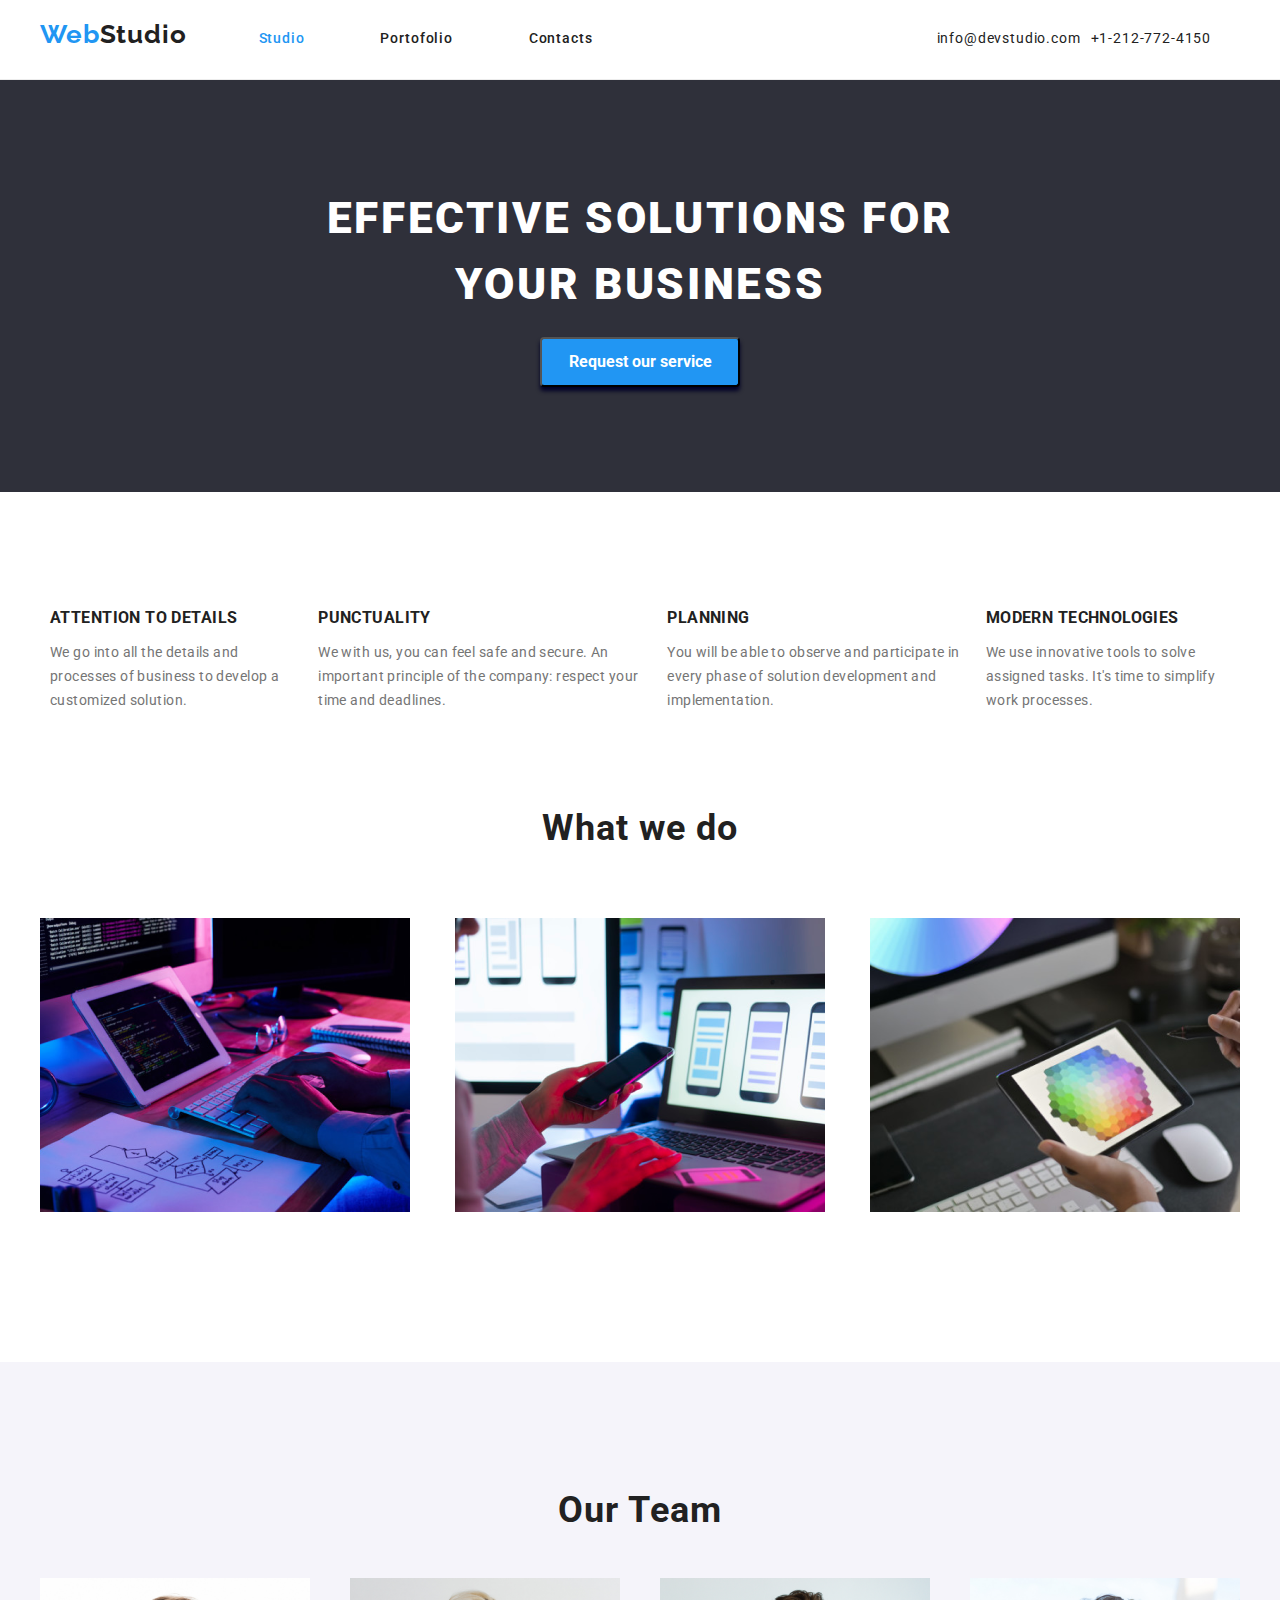
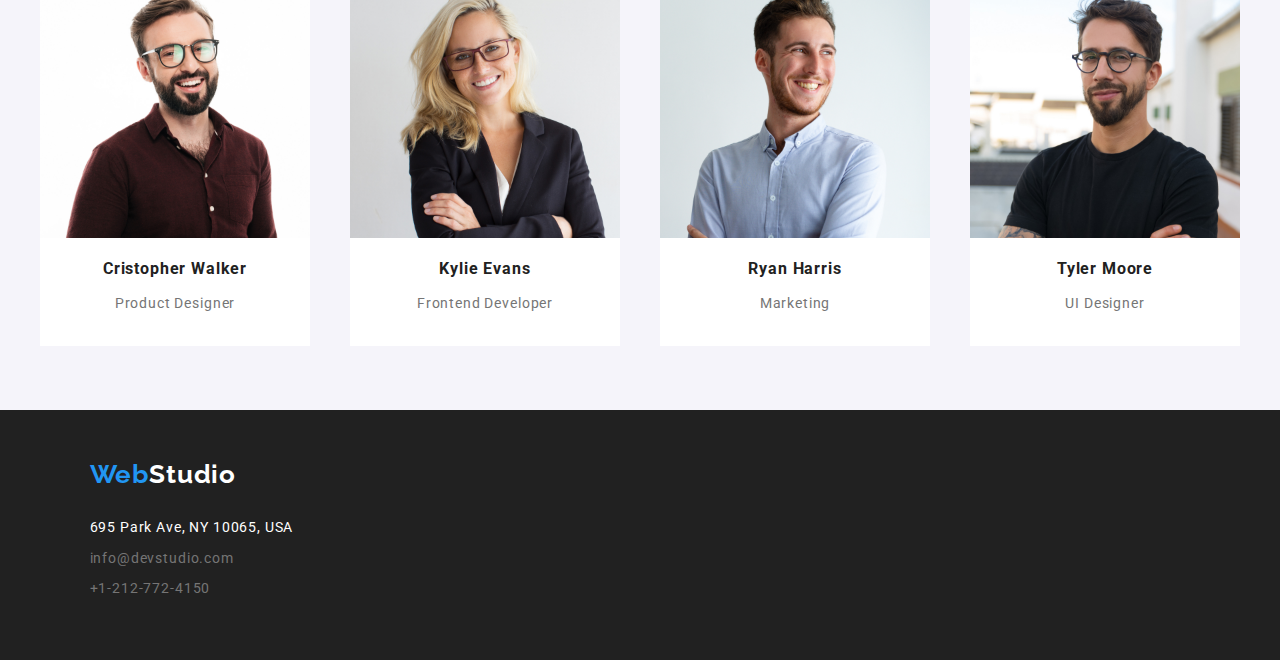
<file: index.html>
﻿<!DOCTYPE html>
<html lang="en">
<head>
    <meta charset="UTF-8">
    <meta name="viewport" content="width=device-width, initial-scale=1.0">
    <title>Studio</title>
    <link href="https://fonts.googleapis.com/css2?family=Raleway&family=Roboto" rel="stylesheet">
    <link href="css/modern-normalize.css" rel="stylesheet">
    <link href="css/style.css" rel="stylesheet" />
</head>
<body>

    <header class="header">
        <div class="container">
            <nav class="nav">
                <a href="index.html" class="logo">
                    <span class="logo-web">Web</span>
                    <span>Studio</span>
                </a>
                <ul class="nav-list">
                    <li class="nav-link"><a href="index.html" class="current">Studio</a></li>
                    <li class="nav-link"><a href="portfolio.html">Portofolio</a></li>
                    <li class="nav-link"><a href="contacts.html">Contacts</a></li>
                </ul>
                <div class="header-contact">
                    <a href="mailto:info@yahoo.com"> info@devstudio.com</a>
                    <a href="tel:+1-212-772-4150" class="phone">+1-212-772-4150</a>
                </div>
            </nav>
        </div>
    </header>

    <main>
        <section class="section studio-section">
            <div class="container">
                <h1 class="studio-heading">
                    <span>EFFECTIVE SOLUTIONS FOR</span> <br />
                    <span>YOUR BUSINESS</span>
                </h1>
                <button type="button" class="btn-request">Request our service</button>
            </div>
        </section>
        <section class="section skills-section">
            <div class="container">
                <ul class="skills-list">
                    <li class="skills-item">
                        <h3 class="skills-title">ATTENTION TO DETAILS</h3>
                        <p class="skills-desc">
                            We go into all the details and processes
                            of business to develop a
                            customized solution.
                        </p>

                    </li>
                    <li class="skills-item">
                        <h3 class="skills-title">PUNCTUALITY</h3>
                        <p class="skills-desc">
                            We with us, you can feel safe and secure.
                            An important principle of the company:
                            respect your time and deadlines.
                        </p>
                    </li>
                    <li class="skills-item">
                        <h3 class="skills-title">PLANNING</h3>
                        <p class="skills-desc">
                            You will be able to observe and
                            participate in every phase of solution
                            development and implementation.
                        </p>
                    </li>
                    <li class="skills-item">
                        <h3 class="skills-title">MODERN TECHNOLOGIES</h3>
                        <p class="skills-desc">
                            We use innovative tools to solve
                            assigned tasks. It's time to simplify work
                            processes.
                        </p>
                    </li>
                </ul>
            </div>
        </section>
        <section class="section activities-section">
            <div class="container">
                <h2 class="activities-heading">What we do</h2>
                <ul class="activities-list">
                    <li class="activities-item">
                        <img src="./images/img-desktop.jpg" alt="Desktop applications" width="370" height="294" />
                    </li>
                    <li class="activities-item">
                        <img src="./images/img-phone.jpg" alt="Phone applications" width="370" height="294" />
                    </li>
                    <li class="activities-item">
                        <img src="./images/img-tablet.jpg" alt="Tablet applications" width="370" height="294" />
                    </li>
                </ul>
            </div>
        </section>
        <section class="section team-section">
            <div class="container team-container">
                <h2 class="team-heading">Our Team</h2>
                <ul class="team-list">
                    <li class="team-item">
                        <img src="./images/img-product-designer.jpg" alt="Cristopher Walker-Product Designer" width="270" height="260" />
                        <h3 class="team-title">Cristopher Walker</h3>
                        <p class="team-desc">Product Designer</p>
                    </li>
                    <li class="team-item">
                        <img src="./images/img-frontend-dev.jpg" alt="Kylie Evans-Frontend Developer" width="270" height="260" />
                        <h3 class="team-title">Kylie Evans</h3>
                        <p class="team-desc">Frontend Developer</p>
                    </li>
                    <li class="team-item">
                        <img src="./images/img-marketing.jpg" alt="Ryan Harris-Marketing" width="270" height="260" />
                        <h3 class="team-title">Ryan Harris</h3>
                        <p class="team-desc">Marketing</p>
                    </li>
                    <li class="team-item">
                        <img src="./images/img-ui-designer.jpg" alt="Tyler Moore-UI Designer" width="270" height="260" />
                        <h3 class="team-title">Tyler Moore</h3>
                        <p class="team-desc">UI Designer</p>
                    </li>
                </ul>
            </div>
        </section>
    </main>

    <footer class="footer">
        <div class="container">
            <a href="index.html" class="logo">
                <span class="logo-web">Web</span>
                <span>Studio</span>
            </a>

            <address class="footer-address">
                <p>695 Park Ave, NY 10065, USA </p>
                <div class="footer-contact">
                    <p><a href="mailto:info@yahoo.com">info@devstudio.com</a></p>
                    <p> <a href="tel:+1-212-772-4150">+1-212-772-4150</a> </p>
                </div>
            </address>
        </div>
    </footer>
</body>
</html>
</file>
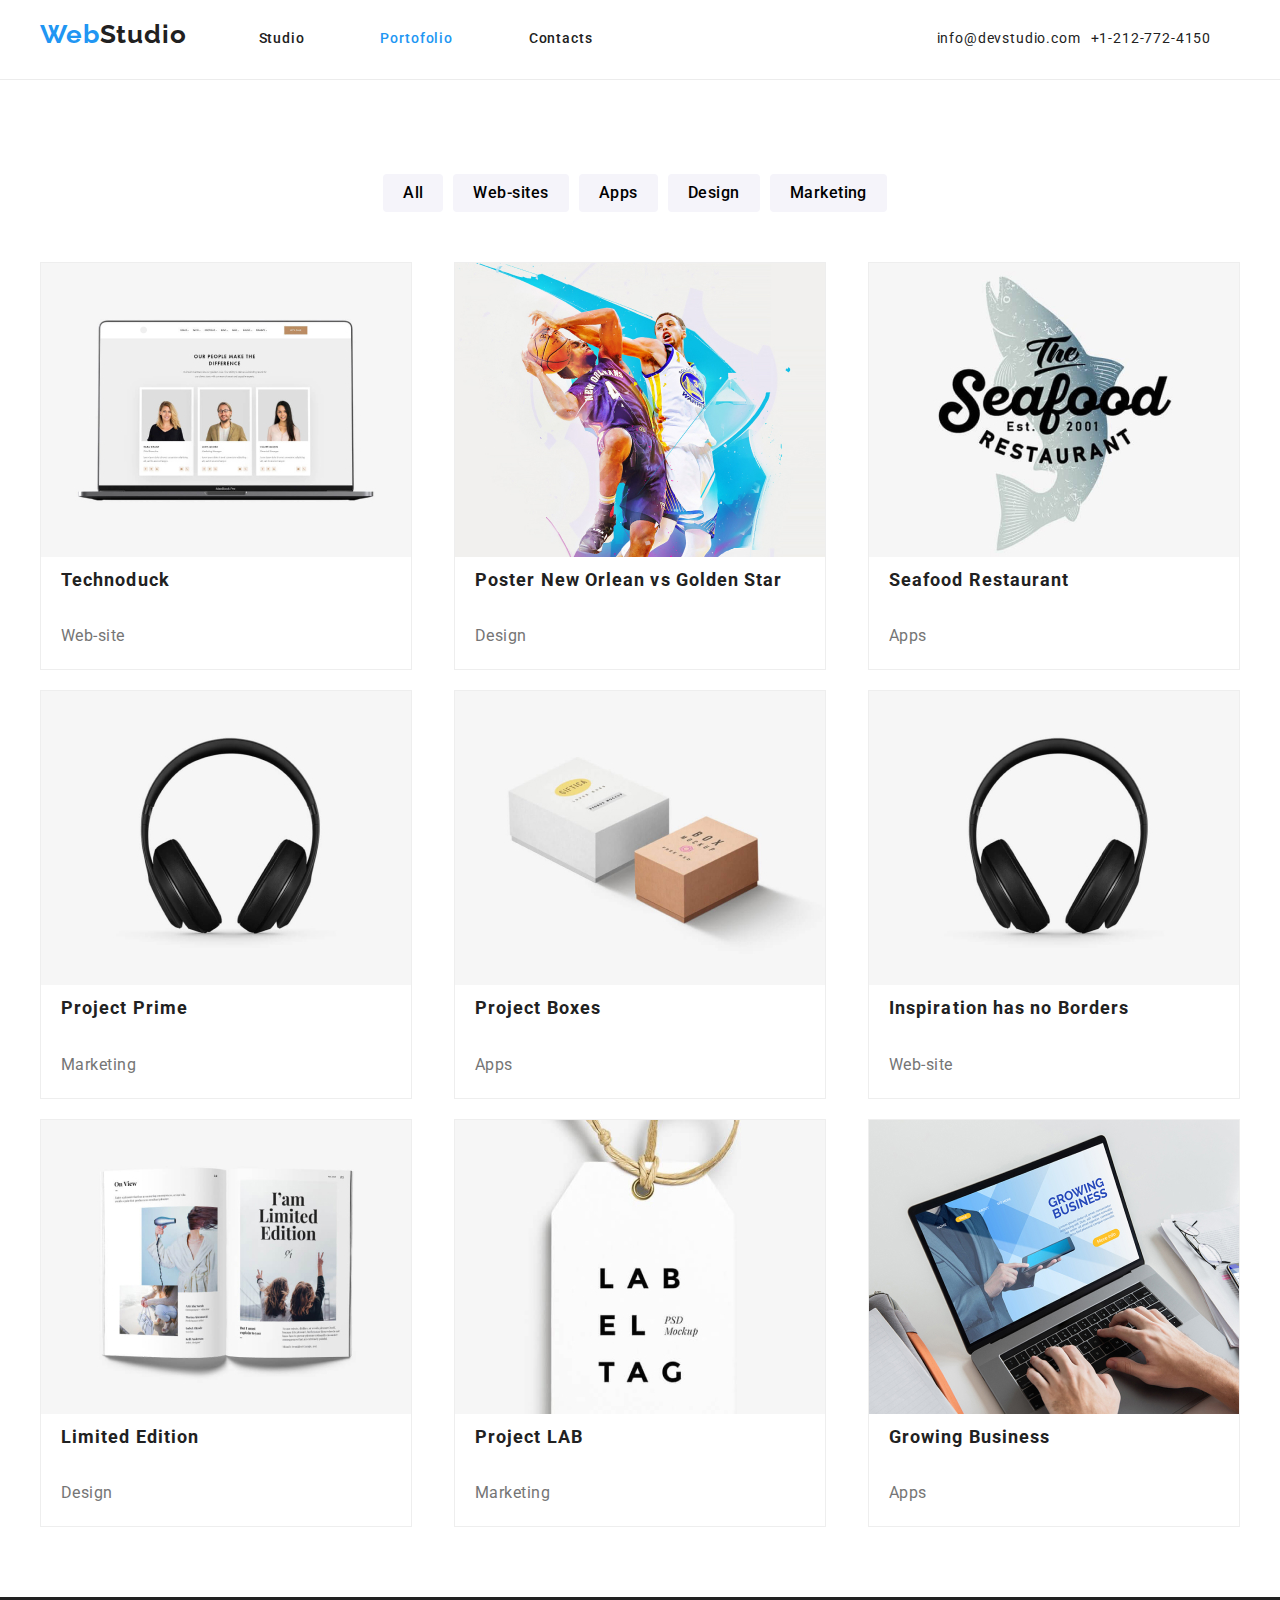
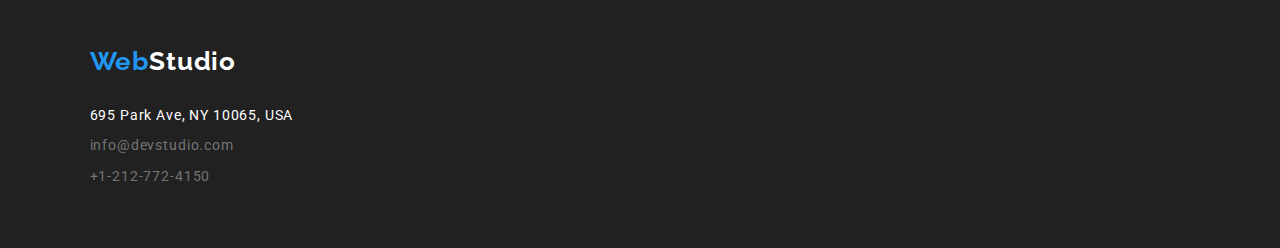
<file: portfolio.html>
﻿<!DOCTYPE html>
<html lang="en">
<head>
    <meta charset="UTF-8">
    <meta name="viewport" content="width=device-width, initial-scale=1.0">
    <title>Portfolio</title>
    <link href="https://fonts.googleapis.com/css2?family=Raleway&family=Roboto" rel="stylesheet">
    <link href="css/modern-normalize.css" rel="stylesheet">
    <link href="css/style.css" rel="stylesheet" />
</head>
<body>
    <header class="header">
        <div class="container">

            <nav class="nav">
                <a href="index.html" class="logo">
                    <span class="logo-web">Web</span>
                    <span>Studio</span>
                </a>
                <ul class="nav-list">
                    <li class="nav-link"><a href="index.html">Studio</a></li>
                    <li class="nav-link"><a href="portfolio.html" class="current">Portofolio</a></li>
                    <li class="nav-link"><a href="contacts.html">Contacts</a></li>
                </ul>
                <div class="header-contact">
                    <a href="mailto:info@yahoo.com"> info@devstudio.com</a>
                    <a href="tel:+1-212-772-4150" class="phone">+1-212-772-4150</a>
                </div>
            </nav>
        </div>
    </header>


    <main>
        <section class="section portfolio-section">
            <div class="container">

                <ul class="portfolio-btn-list">
                    <li class="portfolio-btn-item">
                        <button type="button" class="portfolio-btn">All</button>
                    </li>
                    <li class="portfolio-btn-item">
                        <button type="button" class="portfolio-btn">Web-sites</button>
                    </li>
                    <li class="portfolio-btn-item">
                        <button type="button" class="portfolio-btn">Apps</button>
                    </li>
                    <li class="portfolio-btn-item">
                        <button type="button" class="portfolio-btn">Design</button>
                    </li>
                    <li class="portfolio-btn-item">
                        <button type="button" class="portfolio-btn">Marketing</button>
                    </li>
                </ul>

                <ul class="portfolio-img-list">
                    <li class="portfolio-img-item">
                        <img src="./images/img-technoduck.jpg" alt="Technoduck" width="370" height="294" />
                        <h3 class="portfolio-img-heading">Technoduck</h3>
                        <p class="portfolio-img-desc">Web-site</p>
                    </li>
                    <li class="portfolio-img-item">
                        <img src="./images/img-poster.jpg" alt="Poster New Orlean vs Golden Star" width="370" height="294" />
                        <h3 class="portfolio-img-heading">Poster New Orlean vs Golden Star</h3>
                        <p class="portfolio-img-desc">Design</p>
                    </li>
                    <li class="portfolio-img-item">
                        <img src="./images/img-seafood.jpg" alt="Seafood Restaurant" width="370" height="294" />
                        <h3 class="portfolio-img-heading">Seafood Restaurant</h3>
                        <p class="portfolio-img-desc">Apps</p>
                    </li>
                    <li class="portfolio-img-item">
                        <img src="./images/img-headphones.jpg" alt="Project Prime" width="370" height="294" />
                        <h3 class="portfolio-img-heading">Project Prime</h3>
                        <p class="portfolio-img-desc">Marketing</p>
                    </li>
                    <li class="portfolio-img-item">
                        <img src="./images/img-boxes.jpg" alt="Project Boxes" width="370" height="294" />
                        <h3 class="portfolio-img-heading">Project Boxes</h3>
                        <p class="portfolio-img-desc">Apps</p>
                    </li>
                    <li class="portfolio-img-item">
                        <img src="./images/img-headphones.jpg" alt="Inspiration has no Borders" width="370" height="294" />
                        <h3 class="portfolio-img-heading">Inspiration has no Borders</h3>
                        <p class="portfolio-img-desc">Web-site</p>
                    </li>
                    <li class="portfolio-img-item">
                        <img src="./images/img-limited.jpg" alt="Limited Edition" width="370" height="294" />
                        <h3 class="portfolio-img-heading">Limited Edition</h3>
                        <p class="portfolio-img-desc">Design</p>
                    </li>
                    <li class="portfolio-img-item">
                        <img src="./images/img-project.jpg" alt="Project LAB" width="370" height="294" />
                        <h3 class="portfolio-img-heading">Project LAB</h3>
                        <p class="portfolio-img-desc">Marketing</p>
                    </li>
                    <li class="portfolio-img-item">
                        <img src="./images/img-growing.jpg" alt="Growing Business" width="370" height="294" />
                        <h3 class="portfolio-img-heading">Growing Business</h3>
                        <p class="portfolio-img-desc">Apps</p>
                    </li>

                </ul>
            </div>
        </section>


    </main>

    <footer class="footer">
        <div class="container">

            <a href="index.html" class="logo">
                <span class="logo-web">Web</span>
                <span>Studio</span>
            </a>

            <address class="footer-address">
                <p>695 Park Ave, NY 10065, USA </p>
                <div class="footer-contact">
                    <p><a href="mailto:info@yahoo.com">info@devstudio.com</a></p>
                    <p> <a href="tel:+1-212-772-4150">+1-212-772-4150</a> </p>
                </div>
            </address>
        </div>
    </footer>
</body>
</html>
</file>
<file: css/style.css>
:root {
    --blue: #2196F3;
    --gray: #757575;
    --white: #FFFFFF;
    --dark-gray: #212121;
    --dark-purple: #2F303A;
    --light-purple: #F5F4FA;
    --light-gray: #EEEEEE;
    --hover-blue: #188CE8;
    --border-gray: #ECECEC;
    --dark-shadow1: #000026;
    --dark-shadow2: #00001F;
}


body {
    font-family: Roboto, sans-serif;
    font-size: 14px;
    font-weight: 400;
    letter-spacing: 0.06em;
    margin: 0;
    color: var(--dark-gray);
    overflow-x: hidden;
}


.container {
    width: 1200px;
    min-width: 1200px;
    max-width: 1200px;
    margin: auto;
}

h1, h2, h3 {
    padding: 0;
    margin: 0;
}

.section {
    padding: 94px 0px 94px 0px;
}

ul {
    padding-inline-start: 0;
}

li {
    list-style-type: none;
}

/*ul::after {
    content: "";
    display: table;
    clear: both;
}*/


/*header*/
.logo {
    font-family: Raleway, sans-serif;
    font-size: 26px;
    font-weight: 700;
    text-decoration: none;
    color: inherit;
    display: flex;
}

.header-contact a {
    text-decoration: none;
    color: inherit;
}

.nav-link a:not(.current) {
    text-decoration: none;
    color: inherit;
}

.nav-link a:active {
    color: var(--blue);
}

.logo-web, .current {
    color: var(--blue);
    text-decoration: none;
}


.phone {
    color: var(--gray);
    margin-left: 2%;
}

.header {
    height: 80px;
    border-bottom: 1px solid var(--border-gray);
}


.header-contact {
    width: 25%;
    padding-top: 10px;
    margin-left: 30px;
}


.nav {
    padding-top: 20px;
    display: flex;
}

.nav-list {
    margin-block-end: 0;
    margin-block-start: 0;
    padding-top: 10px;
    display: inline;
    font-weight: 500;
    width: 60%;
}

.nav-link {
    display: inline;
    margin-left: 10%;
}


.nav a:not(a.logo):hover, .nav a:not(a.logo):focus {
    color: var(--blue);
}


@media (max-width: 768px) {
    .header {
        padding-left: 5%;
        padding-right: 5%;
    }

    .nav-list {
        width: 100%;
        text-align: center;
        margin-top: 10px;
    }

    .nav-link {
        display: block;
        margin-left: 0;
    }

    .header-contact {
        text-align: center;
        margin-left: 0;
    }
}


/*footer*/
.footer {
    padding: 50px 7% 50px 7%;
    color: var(--white);
    font-style: normal;
    background-color: var(--dark-gray);
    position: absolute;
    width: 100%;
}

.footer-address {
    font-style: normal;
    margin-top: 30px;
}

.footer-contact a {
    text-decoration: none;
    color: inherit;
}

.footer-contact {
    color: var(--gray);
}

.footer-contact a:hover, .footer-contact a:focus {
	color: var(--blue);
}


/*studio body*/
.studio-section {
    background-color: var(--dark-purple);
    height: 412px;
    display: flex;
    flex-direction: column;
    justify-content: center;
    align-items: center;
    text-align: center;
}

.studio-heading {
    font-weight: 900;
    font-size: 44px;
    line-height: 1.5;
    color: var(--white);
    letter-spacing: 0.06em;
    text-align: center;
}

.studio-heading span:first-child {
	text-align: right;
}

.studio-heading span:last-child {
	text-align: center;
	display: block;
}

.btn-request {
    font: inherit;
    font-size: 16px;
    font-weight: 700;
    line-height: 2.14; /*30px;*/
    text-align: center;
    height: 50px;
    width: 200px;
    border-radius: 4px;
    cursor: pointer;
    color: var(--white);
    background-color: var(--blue);
    box-shadow: 0px 4px 4px 0px var(--dark-shadow1);
    margin-top: 20px;
}

    .btn-request:hover {
        background-color: var(--hover-blue);
    }

.skills-section {
    justify-content: center;
    align-items: center;
    height: 101px;
    display: flex;
}

.skills-list {
    width: 100%;
    padding-inline-start: 0;
    margin-block-end: 0;
    display: flex;
    list-style: none;
    padding: 0;
}


.skills-item {
    margin: 10px;
    text-align: center;
    letter-spacing: 0.03em;
    text-align: left;
}

.skills-title, .team-title {
    font-weight: 700;
    line-height: 1; /*14px;*/
}


.skills-desc, .team-desc {
    line-height: 24px;
    color: var(--gray);
}

.activities-section {
    font-size: 36px;
    font-weight: 700;
    line-height: 1.71; /*42px;*/
    letter-spacing: 0.03em;
    text-align: justify;
}

.activities-list, .team-list {
    width: 100%;
    display: flex;
    text-align: justify;
    justify-content: space-between;
}


.activities-item, .team-item {
    text-align: center;
    background-color: var(--white);
    display: inline-block;
}


.team-item {
    text-align: center;
    background-color: var(--white);
    height: 368px;
}


.team-section {
    height: 460px;
    background-color: var(--light-purple);
    text-align: justify;
    box-sizing: content-box;
}

.team-container {
    display: grid;
    align-items: stretch;
    text-align: justify;
}

.activities-heading, .team-heading {
    font-size: 36px;
    font-weight: 700;
    line-height: 3; /*42px;*/
    letter-spacing: 0.03em;
    text-align: center;
}

.team-title {
    margin-top: 20px;
}


/*portfolio body*/
.portfolio-section {
    text-align: center;
    overflow: hidden;
    padding-bottom: 50px;
}

.portfolio-btn-list {
    margin: 0;
    padding: 0;
    display: inline-flex;
}

.portfolio-btn {
    height: 38px;
    border-radius: 4px;
    border: none;
    font: inherit;
    font-size: 16px;
    font-weight: 500;
    line-height: 1.85; /*26px;*/
    letter-spacing: 0.03em;
    text-align: center;
    cursor: pointer;
    margin-right: 10px;
    padding: 0px 20px 0px 20px;
    background-color: var(--light-purple);
}

.portfolio-btn:hover, .portfolio-btn:focus, .portfolio-btn:active {
    color: var(--white);
    background-color: var(--blue);
    box-shadow: 0px 2px 2px 0px var(--dark-shadow2);
}


.portfolio-img-heading {
    font-size: 18px;
    font-weight: 700;
    line-height: 2.57; /*36px;*/
    letter-spacing: 0.06em;
    text-align: left;
    margin-left: 20px;
}

.portfolio-img-desc {
    font-size: 16px;
    line-height: 2.14; /*30px;*/
    letter-spacing: 0.03em;
    text-align: left;
    color: var(--gray);
    margin-left: 20px;
}


.portfolio-img-list {
    font-size: 0;
    padding: 0;
    list-style: none;
    display: flex;
    flex-wrap: wrap;
    justify-content: space-between; 
    margin-top: 50px;
}

.portfolio-img-item {
    margin-bottom: 20px;
    box-sizing: border-box;
    vertical-align: top;
    font-size: 16px;
    border: 1px solid #EEEEEE;
    border-color: var(--light-gray);
}

.portfolio-img-item img {
    max-width: 100%;
    height: auto;
    display: block;
}
</file>
